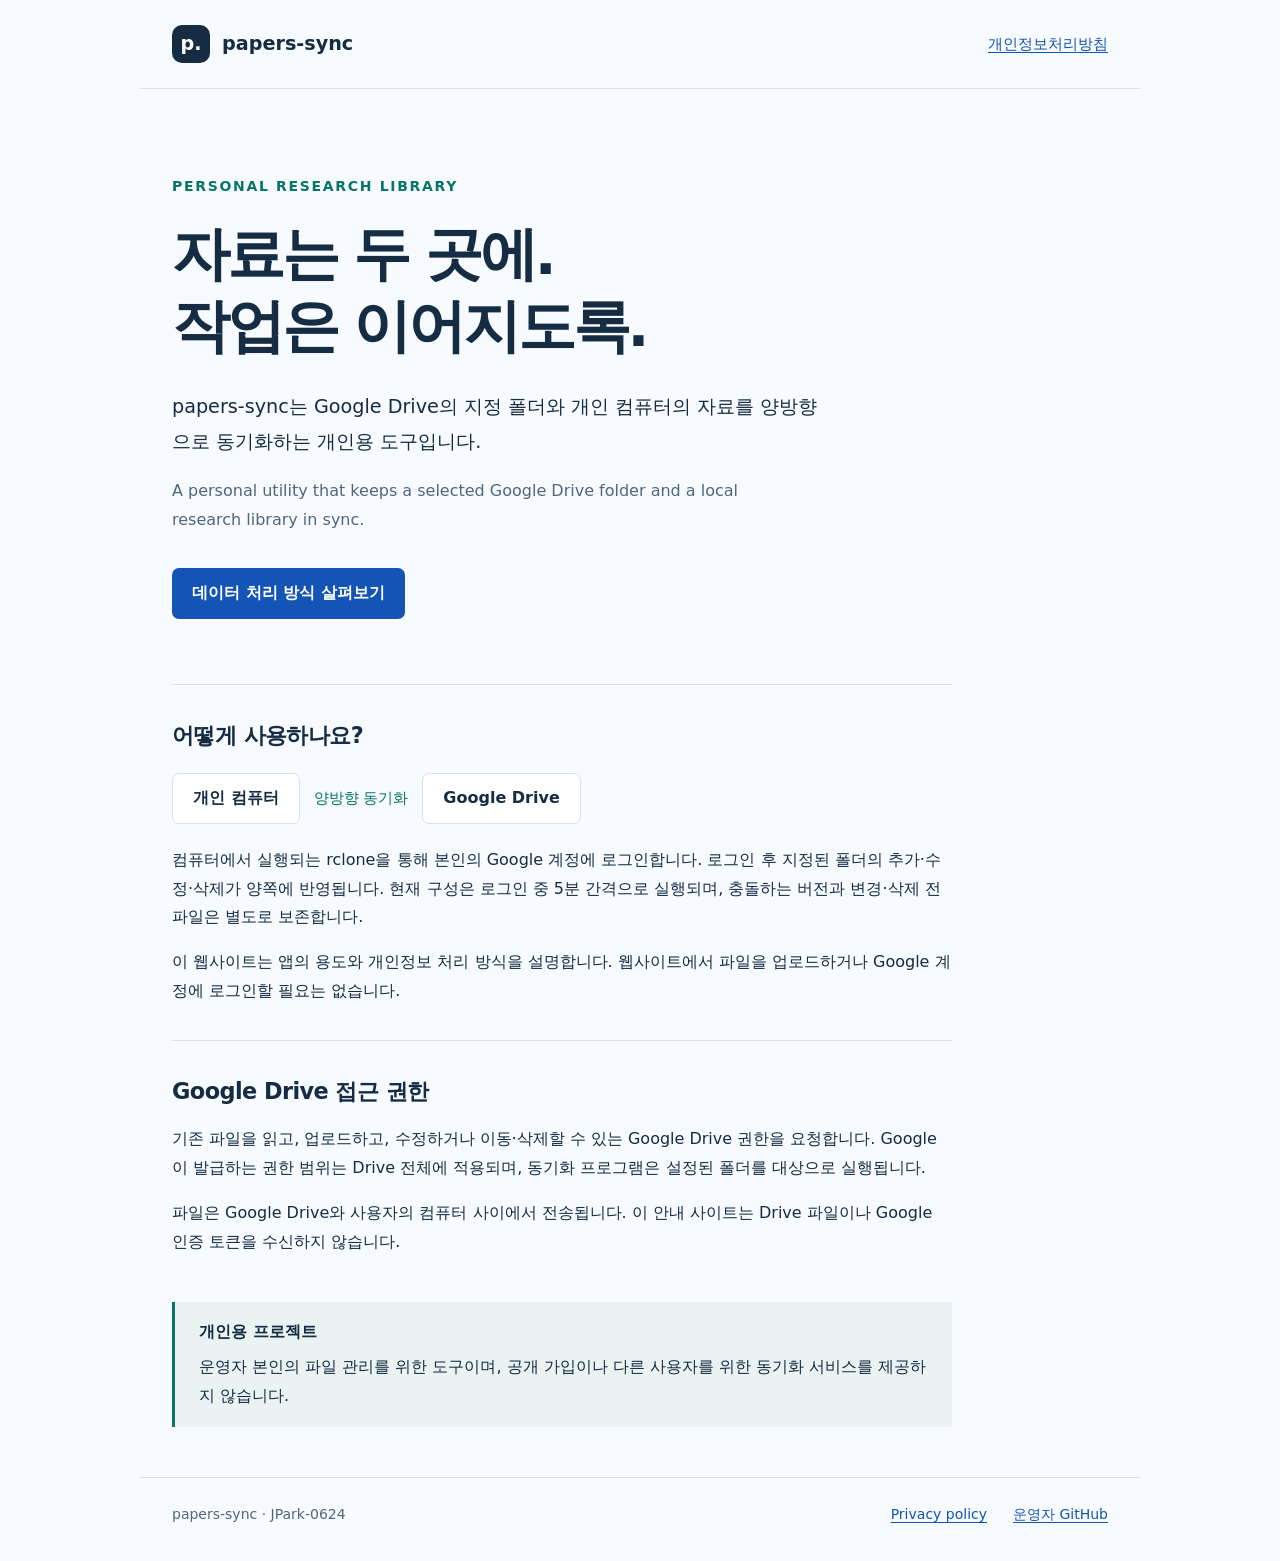
<file: index.html>
<!doctype html>
<html lang="ko">
<head>
  <meta charset="utf-8">
  <meta name="viewport" content="width=device-width, initial-scale=1">
  <meta name="description" content="papers-sync는 Google Drive와 개인 컴퓨터의 연구 자료를 양방향으로 동기화하는 개인용 도구입니다.">
  <title>papers-sync · Personal Google Drive sync</title>
  <link rel="stylesheet" href="styles.css">
</head>
<body>
  <a class="skip" href="#main">본문으로 이동</a>
  <header class="wrap header">
    <a class="brand" href="./" aria-label="papers-sync 홈"><span class="mark" aria-hidden="true">p.</span>papers-sync</a>
    <nav aria-label="주 메뉴"><a href="privacy.html">개인정보처리방침</a></nav>
  </header>
  <main id="main" class="wrap">
    <section class="hero">
      <p class="eyebrow">PERSONAL RESEARCH LIBRARY</p>
      <h1>자료는 두 곳에.<br>작업은 이어지도록.</h1>
      <p class="lead">papers-sync는 Google Drive의 지정 폴더와 개인 컴퓨터의 자료를 양방향으로 동기화하는 개인용 도구입니다.</p>
      <p class="english" lang="en">A personal utility that keeps a selected Google Drive folder and a local research library in sync.</p>
      <a class="button" href="privacy.html">데이터 처리 방식 살펴보기</a>
    </section>
    <section class="section" aria-labelledby="how">
      <h2 id="how">어떻게 사용하나요?</h2>
      <div class="flow"><span>개인 컴퓨터</span><span class="flow-label">양방향 동기화</span><span>Google Drive</span></div>
      <p>컴퓨터에서 실행되는 rclone을 통해 본인의 Google 계정에 로그인합니다. 로그인 후 지정된 폴더의 추가·수정·삭제가 양쪽에 반영됩니다. 현재 구성은 로그인 중 5분 간격으로 실행되며, 충돌하는 버전과 변경·삭제 전 파일은 별도로 보존합니다.</p>
      <p>이 웹사이트는 앱의 용도와 개인정보 처리 방식을 설명합니다. 웹사이트에서 파일을 업로드하거나 Google 계정에 로그인할 필요는 없습니다.</p>
    </section>
    <section class="section" aria-labelledby="access">
      <h2 id="access">Google Drive 접근 권한</h2>
      <p>기존 파일을 읽고, 업로드하고, 수정하거나 이동·삭제할 수 있는 Google Drive 권한을 요청합니다. Google이 발급하는 권한 범위는 Drive 전체에 적용되며, 동기화 프로그램은 설정된 폴더를 대상으로 실행됩니다.</p>
      <p>파일은 Google Drive와 사용자의 컴퓨터 사이에서 전송됩니다. 이 안내 사이트는 Drive 파일이나 Google 인증 토큰을 수신하지 않습니다.</p>
    </section>
    <aside class="note"><strong>개인용 프로젝트</strong><p>운영자 본인의 파일 관리를 위한 도구이며, 공개 가입이나 다른 사용자를 위한 동기화 서비스를 제공하지 않습니다.</p></aside>
  </main>
  <footer class="wrap footer"><span>papers-sync · JPark-0624</span><a href="privacy.html">Privacy policy</a><a href="https://github.com/JPark-0624">운영자 GitHub</a></footer>
</body>
</html>
</file>
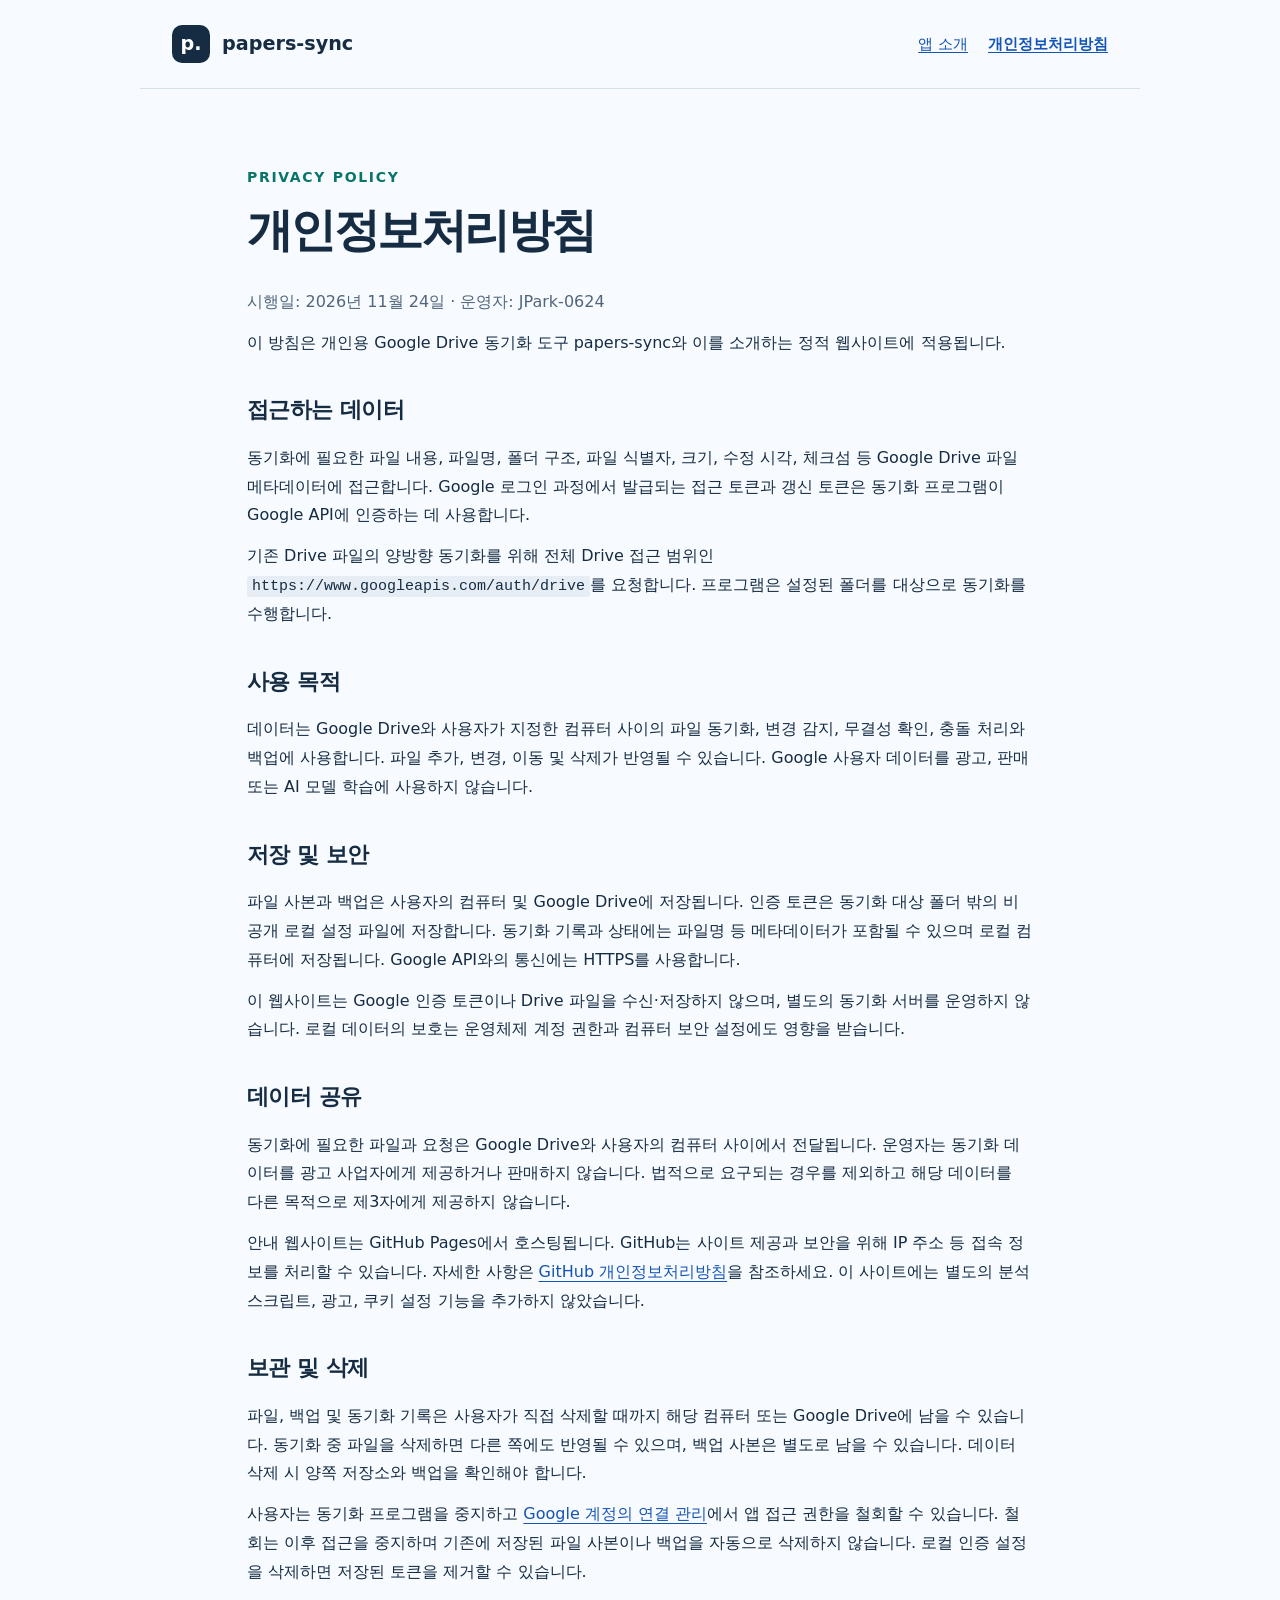
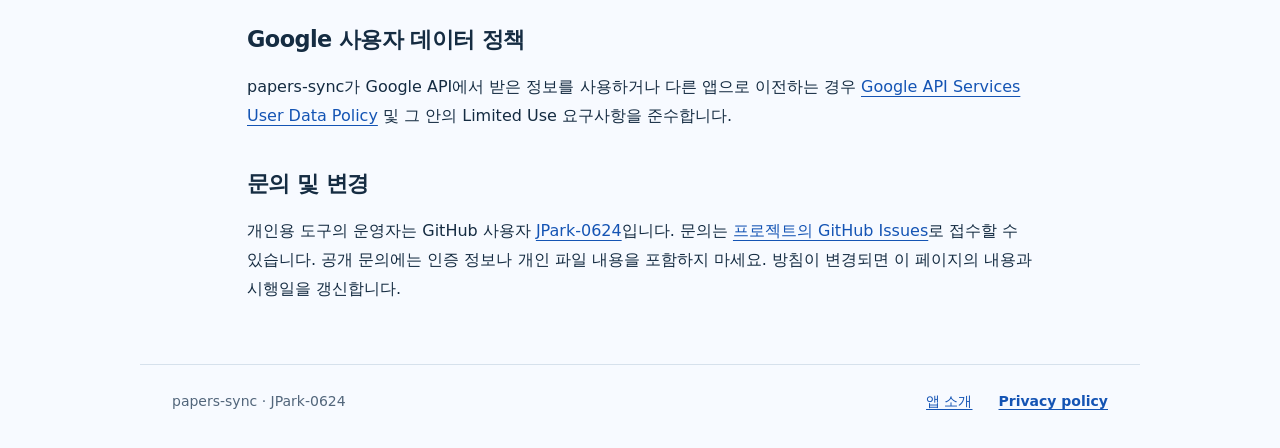
<file: privacy.html>
<!doctype html>
<html lang="ko">
<head>
  <meta charset="utf-8">
  <meta name="viewport" content="width=device-width, initial-scale=1">
  <meta name="description" content="papers-sync의 Google Drive 데이터 접근, 사용, 저장, 공유 및 삭제에 관한 개인정보처리방침입니다.">
  <title>개인정보처리방침 · papers-sync</title>
  <link rel="stylesheet" href="styles.css">
</head>
<body>
  <a class="skip" href="#main">본문으로 이동</a>
  <header class="wrap header"><a class="brand" href="./"><span class="mark" aria-hidden="true">p.</span>papers-sync</a><nav aria-label="주 메뉴"><a href="./">앱 소개</a><a href="privacy.html" aria-current="page">개인정보처리방침</a></nav></header>
  <main id="main" class="wrap policy">
    <p class="eyebrow">PRIVACY POLICY</p>
    <h1>개인정보처리방침</h1>
    <p class="muted">시행일: 2026년 11월 24일 · 운영자: JPark-0624</p>
    <p>이 방침은 개인용 Google Drive 동기화 도구 papers-sync와 이를 소개하는 정적 웹사이트에 적용됩니다.</p>
    <section><h2>접근하는 데이터</h2><p>동기화에 필요한 파일 내용, 파일명, 폴더 구조, 파일 식별자, 크기, 수정 시각, 체크섬 등 Google Drive 파일 메타데이터에 접근합니다. Google 로그인 과정에서 발급되는 접근 토큰과 갱신 토큰은 동기화 프로그램이 Google API에 인증하는 데 사용합니다.</p><p>기존 Drive 파일의 양방향 동기화를 위해 전체 Drive 접근 범위인 <code>https://www.googleapis.com/auth/drive</code>를 요청합니다. 프로그램은 설정된 폴더를 대상으로 동기화를 수행합니다.</p></section>
    <section><h2>사용 목적</h2><p>데이터는 Google Drive와 사용자가 지정한 컴퓨터 사이의 파일 동기화, 변경 감지, 무결성 확인, 충돌 처리와 백업에 사용합니다. 파일 추가, 변경, 이동 및 삭제가 반영될 수 있습니다. Google 사용자 데이터를 광고, 판매 또는 AI 모델 학습에 사용하지 않습니다.</p></section>
    <section><h2>저장 및 보안</h2><p>파일 사본과 백업은 사용자의 컴퓨터 및 Google Drive에 저장됩니다. 인증 토큰은 동기화 대상 폴더 밖의 비공개 로컬 설정 파일에 저장합니다. 동기화 기록과 상태에는 파일명 등 메타데이터가 포함될 수 있으며 로컬 컴퓨터에 저장됩니다. Google API와의 통신에는 HTTPS를 사용합니다.</p><p>이 웹사이트는 Google 인증 토큰이나 Drive 파일을 수신·저장하지 않으며, 별도의 동기화 서버를 운영하지 않습니다. 로컬 데이터의 보호는 운영체제 계정 권한과 컴퓨터 보안 설정에도 영향을 받습니다.</p></section>
    <section><h2>데이터 공유</h2><p>동기화에 필요한 파일과 요청은 Google Drive와 사용자의 컴퓨터 사이에서 전달됩니다. 운영자는 동기화 데이터를 광고 사업자에게 제공하거나 판매하지 않습니다. 법적으로 요구되는 경우를 제외하고 해당 데이터를 다른 목적으로 제3자에게 제공하지 않습니다.</p><p>안내 웹사이트는 GitHub Pages에서 호스팅됩니다. GitHub는 사이트 제공과 보안을 위해 IP 주소 등 접속 정보를 처리할 수 있습니다. 자세한 사항은 <a href="https://docs.github.com/en/site-policy/privacy-policies/github-general-privacy-statement">GitHub 개인정보처리방침</a>을 참조하세요. 이 사이트에는 별도의 분석 스크립트, 광고, 쿠키 설정 기능을 추가하지 않았습니다.</p></section>
    <section><h2>보관 및 삭제</h2><p>파일, 백업 및 동기화 기록은 사용자가 직접 삭제할 때까지 해당 컴퓨터 또는 Google Drive에 남을 수 있습니다. 동기화 중 파일을 삭제하면 다른 쪽에도 반영될 수 있으며, 백업 사본은 별도로 남을 수 있습니다. 데이터 삭제 시 양쪽 저장소와 백업을 확인해야 합니다.</p><p>사용자는 동기화 프로그램을 중지하고 <a href="https://myaccount.google.com/connections">Google 계정의 연결 관리</a>에서 앱 접근 권한을 철회할 수 있습니다. 철회는 이후 접근을 중지하며 기존에 저장된 파일 사본이나 백업을 자동으로 삭제하지 않습니다. 로컬 인증 설정을 삭제하면 저장된 토큰을 제거할 수 있습니다.</p></section>
    <section><h2>Google 사용자 데이터 정책</h2><p>papers-sync가 Google API에서 받은 정보를 사용하거나 다른 앱으로 이전하는 경우 <a href="https://developers.google.com/terms/api-services-user-data-policy">Google API Services User Data Policy</a> 및 그 안의 Limited Use 요구사항을 준수합니다.</p></section>
    <section><h2>문의 및 변경</h2><p>개인용 도구의 운영자는 GitHub 사용자 <a href="https://github.com/JPark-0624">JPark-0624</a>입니다. 문의는 <a href="https://github.com/JPark-0624/paper-sync/issues/new">프로젝트의 GitHub Issues</a>로 접수할 수 있습니다. 공개 문의에는 인증 정보나 개인 파일 내용을 포함하지 마세요. 방침이 변경되면 이 페이지의 내용과 시행일을 갱신합니다.</p></section>
  </main>
  <footer class="wrap footer"><span>papers-sync · JPark-0624</span><a href="./">앱 소개</a><a href="privacy.html" aria-current="page">Privacy policy</a></footer>
</body>
</html>
</file>
<file: styles.css>
:root{color-scheme:light;--ink:#152c42;--muted:#52667b;--blue:#1454b4;--line:#d6e1ec;--paper:#f7faff;--accent:#087568;font-family:system-ui,-apple-system,BlinkMacSystemFont,"Segoe UI",sans-serif;font-size:16px}
*{box-sizing:border-box}body{margin:0;background:var(--paper);color:var(--ink);line-height:1.8}a{color:var(--blue);text-underline-offset:.23em}a:hover{text-decoration-thickness:2px}a:focus-visible{outline:3px solid var(--accent);outline-offset:5px;border-radius:2px}.wrap{max-width:1000px;margin-inline:auto;padding-inline:32px}.header{display:flex;align-items:center;justify-content:space-between;gap:20px;padding-block:25px;border-bottom:1px solid var(--line)}.brand{display:flex;align-items:center;gap:12px;font-size:1.2rem;font-weight:750;text-decoration:none;color:var(--ink)}.mark{display:grid;place-items:center;width:38px;height:38px;background:var(--ink);color:white;border-radius:10px;font-weight:750}nav{display:flex;flex-wrap:wrap;gap:20px;font-size:.9375rem}.hero{padding-block:85px 65px;max-width:780px}.eyebrow{font-size:.875rem;font-weight:700;letter-spacing:.12em;color:var(--accent);margin:0 0 20px}h1{font-size:clamp(2.3rem,5.5vw,3.6rem);line-height:1.24;letter-spacing:-.055em;margin:0 0 28px}h2{font-size:1.4rem;line-height:1.45;letter-spacing:-.025em;margin:0 0 18px}.lead{font-size:1.2rem;max-width:660px;margin-block:0 18px}.english,.muted{color:var(--muted)}.english{max-width:610px;font-size:1rem}.button{display:inline-block;margin-top:17px;padding:11px 20px;border-radius:7px;background:var(--blue);color:white;text-decoration:none;font-weight:650}.button:hover{background:#103f89}.section{border-top:1px solid var(--line);padding-block:34px;max-width:780px}.section p{margin:16px 0 0}.flow{display:flex;flex-wrap:wrap;align-items:center;gap:14px;margin-block:22px}.flow>span:not(.flow-label){padding:10px 20px;border:1px solid var(--line);background:white;border-radius:7px;font-weight:650}.flow-label{color:var(--accent);font-size:.9375rem}.note{max-width:780px;border-left:3px solid var(--accent);padding:16px 24px;background:#eaf3f2;margin:12px 0 50px}.note p{margin:6px 0 0}.footer{display:flex;flex-wrap:wrap;gap:12px 26px;border-top:1px solid var(--line);padding-block:24px 34px;color:var(--muted);font-size:.875rem}.footer span{margin-right:auto}.policy{max-width:850px;padding-top:64px;padding-bottom:48px}.policy h1{font-size:clamp(2rem,5vw,2.9rem)}.policy section{margin-top:36px}.policy p{margin:12px 0}.policy code{font-size:.9375rem;overflow-wrap:anywhere;background:#e6edf5;padding:2px 5px;border-radius:3px}.skip{position:absolute;top:-100px;left:20px;padding:10px 20px;background:white}.skip:focus{top:10px;z-index:2}[aria-current=page]{font-weight:700}@media(max-width:600px){.wrap{padding-inline:22px}.header{align-items:flex-start;flex-direction:column;gap:12px}.hero{padding-block:48px 38px}.flow{gap:9px}.flow>span:not(.flow-label){padding:8px 12px}.footer{gap:12px 20px}.footer span{flex-basis:100%}.policy{padding-top:40px}.note{padding:15px 18px}}
</file>
